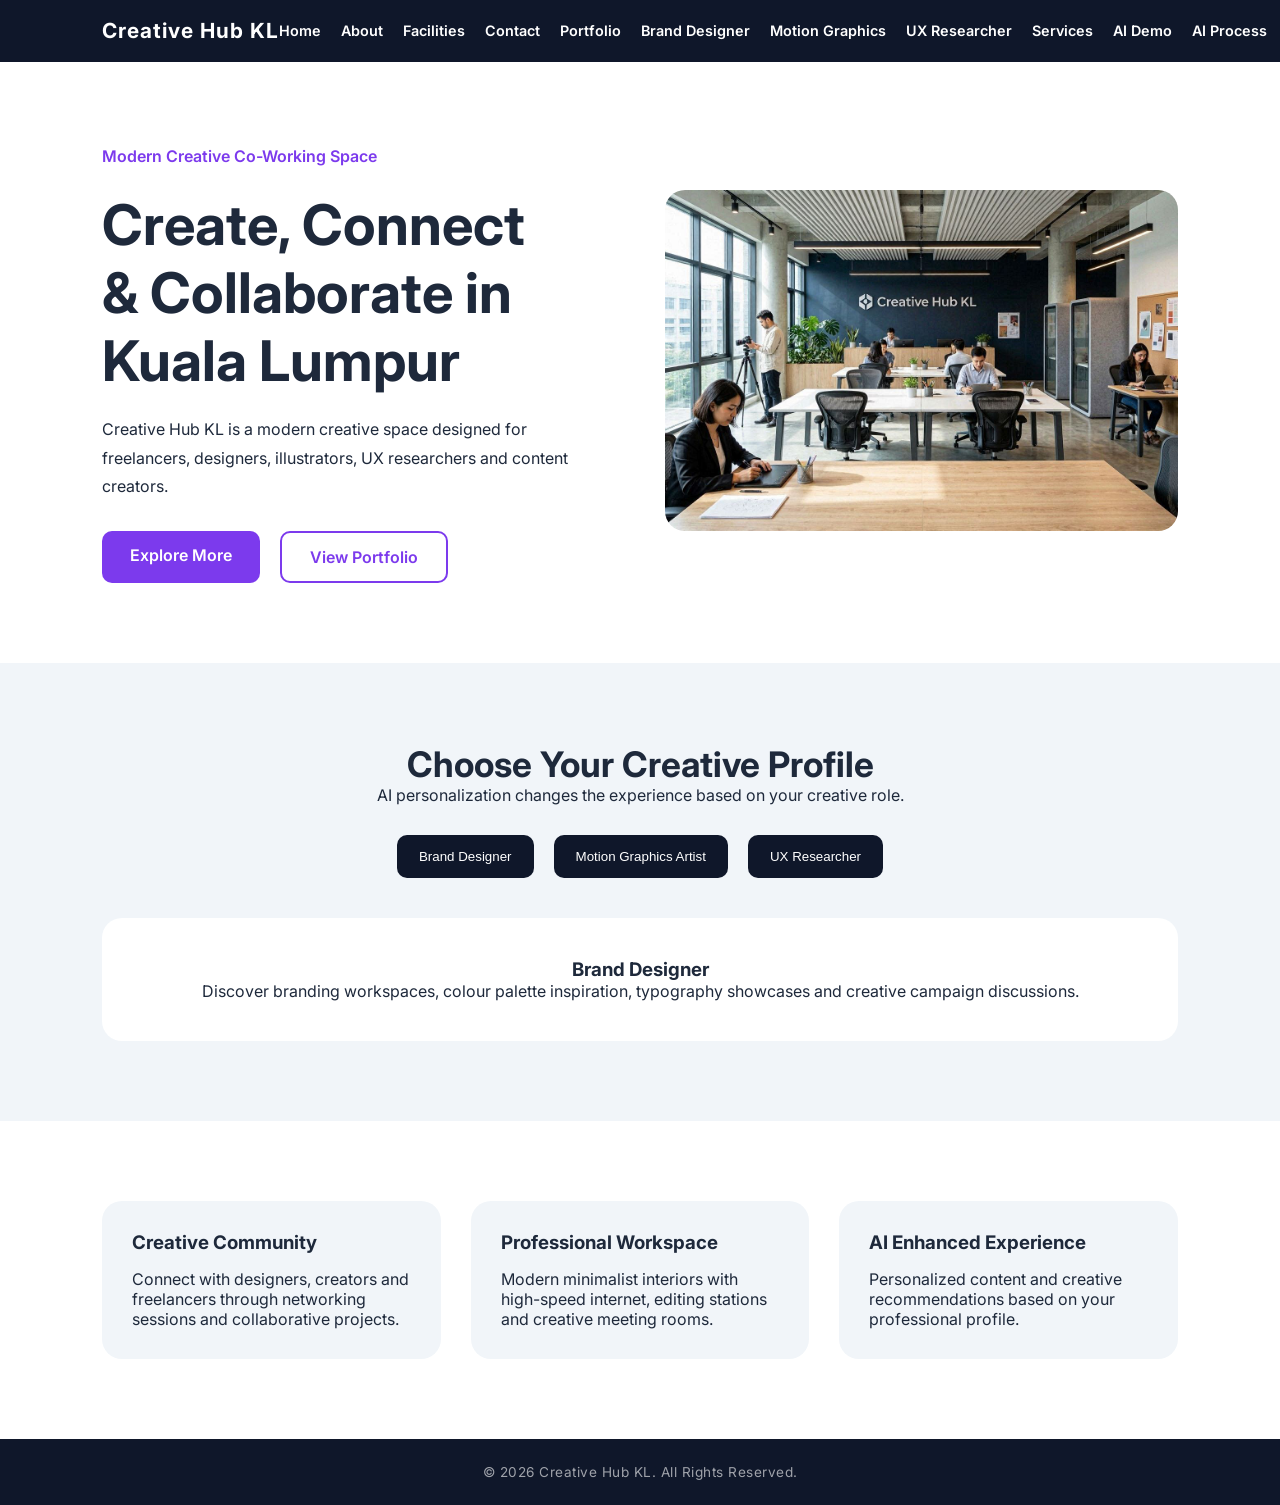
<file: index.html>
<!DOCTYPE html>
<html lang="en">
<head>
  <meta charset="UTF-8" />
  <meta name="viewport" content="width=device-width, initial-scale=1.0"/>
  <title>Creative Hub KL</title>

  <link rel="stylesheet" href="style.css">

  <link rel="preconnect" href="https://fonts.googleapis.com">
  <link href="https://fonts.googleapis.com/css2?family=Inter:wght@300;400;500;600;700&display=swap" rel="stylesheet">
</head>

<body>

<header class="ch-header">
  <nav class="ch-navbar">
    <h1 class="ch-logo">Creative Hub KL</h1>

    <ul class="ch-nav-links">
      <li><a href="index.html">Home</a></li>
      <li><a href="about.html">About</a></li>
      <li><a href="facilities.html">Facilities</a></li>
      <li><a href="contact.html">Contact</a></li>
      <li><a href="portfolio.html">Portfolio</a></li>
      <li><a href="brand-designer.html">Brand Designer</a></li>
      <li><a href="motion-graphics.html">Motion Graphics</a></li>
      <li><a href="ux-researcher.html">UX Researcher</a></li>
      <li><a href="services.html">Services</a></li>
      <li><a href="ai-personalization.html">AI Demo</a></li>
      <li><a href="ai-asset-process.html">AI Process</a></li>
      <li><a href="accessibility-ethics.html">Accessibility</a></li>
    </ul>
  </nav>
</header>

<section class="hero">
  <div class="hero-text">
    <p class="small-text">Modern Creative Co-Working Space</p>

    <h1>
      Create, Connect <br>
      & Collaborate in Kuala Lumpur
    </h1>

    <p>
      Creative Hub KL is a modern creative space designed for freelancers,
      designers, illustrators, UX researchers and content creators.
    </p>

    <div class="hero-buttons">
      <a href="about.html" class="primary-btn">Explore More</a>
      <a href="portfolio.html" class="secondary-btn">View Portfolio</a>
    </div>
  </div>

  <div class="hero-image">
    <img src="img/hero.jpg" alt="Creative workspace">
  </div>
</section>

<section class="profiles">
  <div class="section-title">
    <h2>Choose Your Creative Profile</h2>
    <p>AI personalization changes the experience based on your creative role.</p>
  </div>

  <div class="profile-buttons">
    <button onclick="changeProfile('brand')">Brand Designer</button>
    <button onclick="changeProfile('motion')">Motion Graphics Artist</button>
    <button onclick="changeProfile('ux')">UX Researcher</button>
  </div>

  <div class="profile-display" id="profileDisplay">
    <h3>Brand Designer</h3>
    <p>
      Discover branding workspaces, colour palette inspiration,
      typography showcases and creative campaign discussions.
    </p>
  </div>
</section>

<section class="features">
  <div class="feature-card">
    <h3>Creative Community</h3>
    <p>
      Connect with designers, creators and freelancers through networking
      sessions and collaborative projects.
    </p>
  </div>

  <div class="feature-card">
    <h3>Professional Workspace</h3>
    <p>
      Modern minimalist interiors with high-speed internet, editing stations
      and creative meeting rooms.
    </p>
  </div>

  <div class="feature-card">
    <h3>AI Enhanced Experience</h3>
    <p>
      Personalized content and creative recommendations based on your
      professional profile.
    </p>
  </div>
</section>

<footer>
  <p>© 2026 Creative Hub KL. All Rights Reserved.</p>
</footer>

<script src="personalize.js"></script>

</body>
</html>
</file>
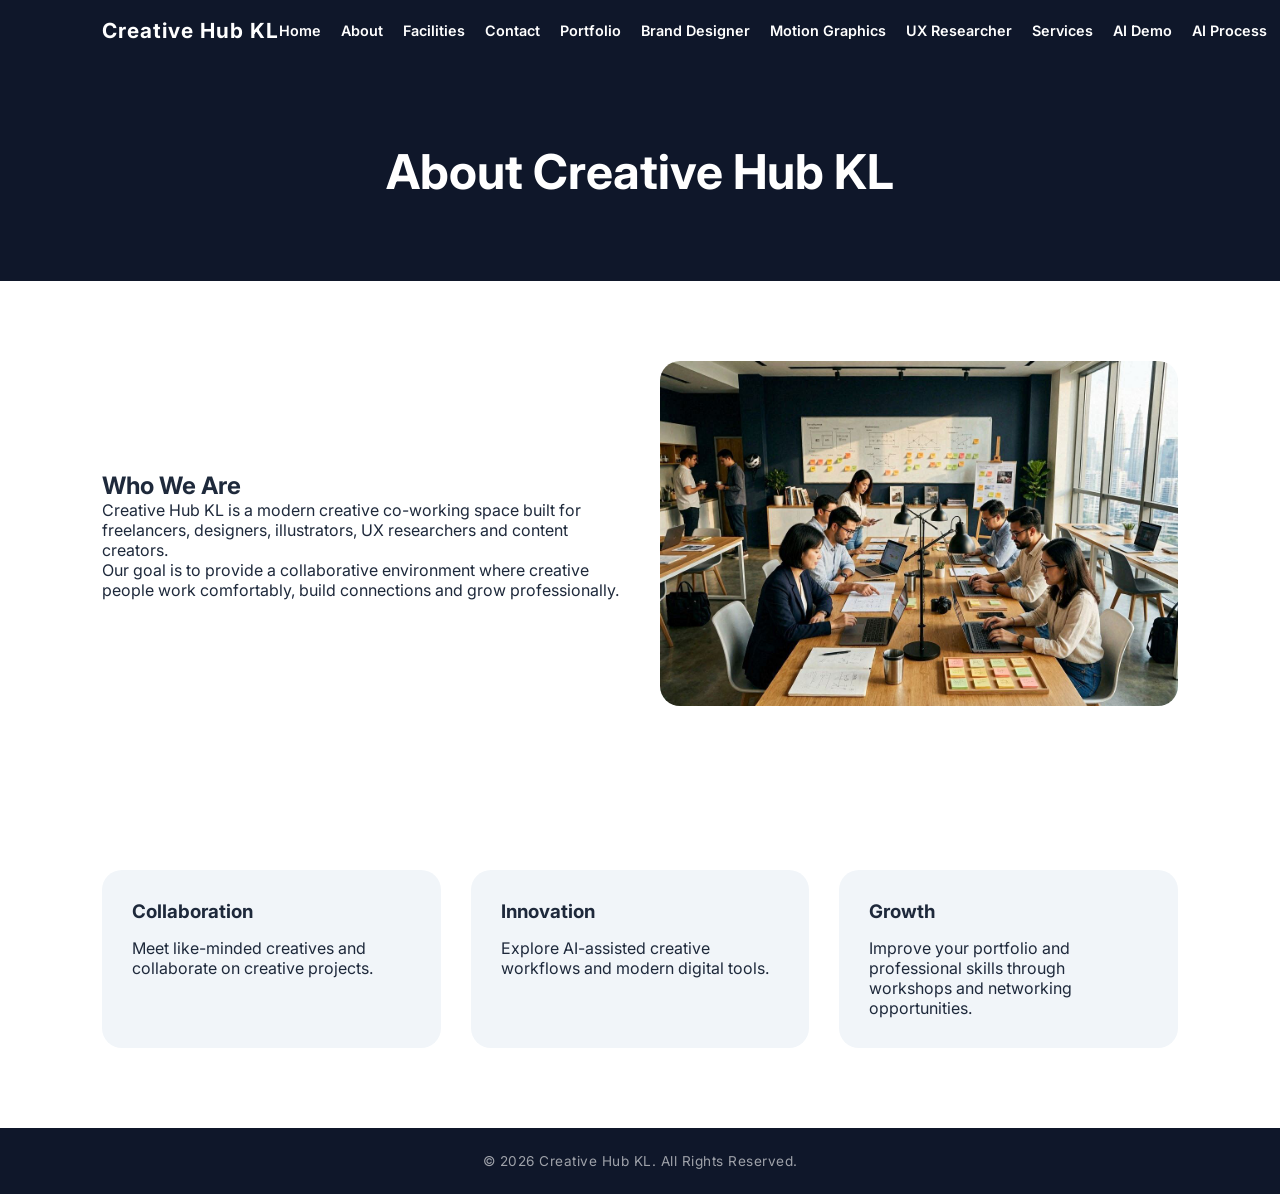
<file: about.html>
<!DOCTYPE html>
<html lang="en">
<head>
  <meta charset="UTF-8">
  <meta name="viewport" content="width=device-width, initial-scale=1.0">
  <title>About | Creative Hub KL</title>

  <link rel="stylesheet" href="style.css">

  <link rel="preconnect" href="https://fonts.googleapis.com">
  <link href="https://fonts.googleapis.com/css2?family=Inter:wght@300;400;500;600;700&display=swap" rel="stylesheet">
</head>

<body>

<header class="ch-header">
  <nav class="ch-navbar">
    <h1 class="ch-logo">Creative Hub KL</h1>

    <ul class="ch-nav-links">
      <li><a href="index.html">Home</a></li>
      <li><a href="about.html">About</a></li>
      <li><a href="facilities.html">Facilities</a></li>
      <li><a href="contact.html">Contact</a></li>
      <li><a href="portfolio.html">Portfolio</a></li>
      <li><a href="brand-designer.html">Brand Designer</a></li>
      <li><a href="motion-graphics.html">Motion Graphics</a></li>
      <li><a href="ux-researcher.html">UX Researcher</a></li>
      <li><a href="services.html">Services</a></li>
      <li><a href="ai-personalization.html">AI Demo</a></li>
      <li><a href="ai-asset-process.html">AI Process</a></li>
      <li><a href="accessibility-ethics.html">Accessibility</a></li>
    </ul>
  </nav>
</header>

<section class="page-banner">
  <h1>About Creative Hub KL</h1>
</section>

<section class="content-section">
  <div class="about-grid">
    <div>
      <h2>Who We Are</h2>

      <p>
        Creative Hub KL is a modern creative co-working space built for
        freelancers, designers, illustrators, UX researchers and content creators.
      </p>

      <p>
        Our goal is to provide a collaborative environment where creative people
        work comfortably, build connections and grow professionally.
      </p>
    </div>

    <div>
      <img src="img/about.jpg" alt="Creative Hub KL interior">
    </div>
  </div>
</section>

<section class="features">
  <div class="feature-card">
    <h3>Collaboration</h3>
    <p>
      Meet like-minded creatives and collaborate on creative projects.
    </p>
  </div>

  <div class="feature-card">
    <h3>Innovation</h3>
    <p>
      Explore AI-assisted creative workflows and modern digital tools.
    </p>
  </div>

  <div class="feature-card">
    <h3>Growth</h3>
    <p>
      Improve your portfolio and professional skills through workshops
      and networking opportunities.
    </p>
  </div>
</section>

<footer>
  <p>© 2026 Creative Hub KL. All Rights Reserved.</p>
</footer>

</body>
</html>
</file>
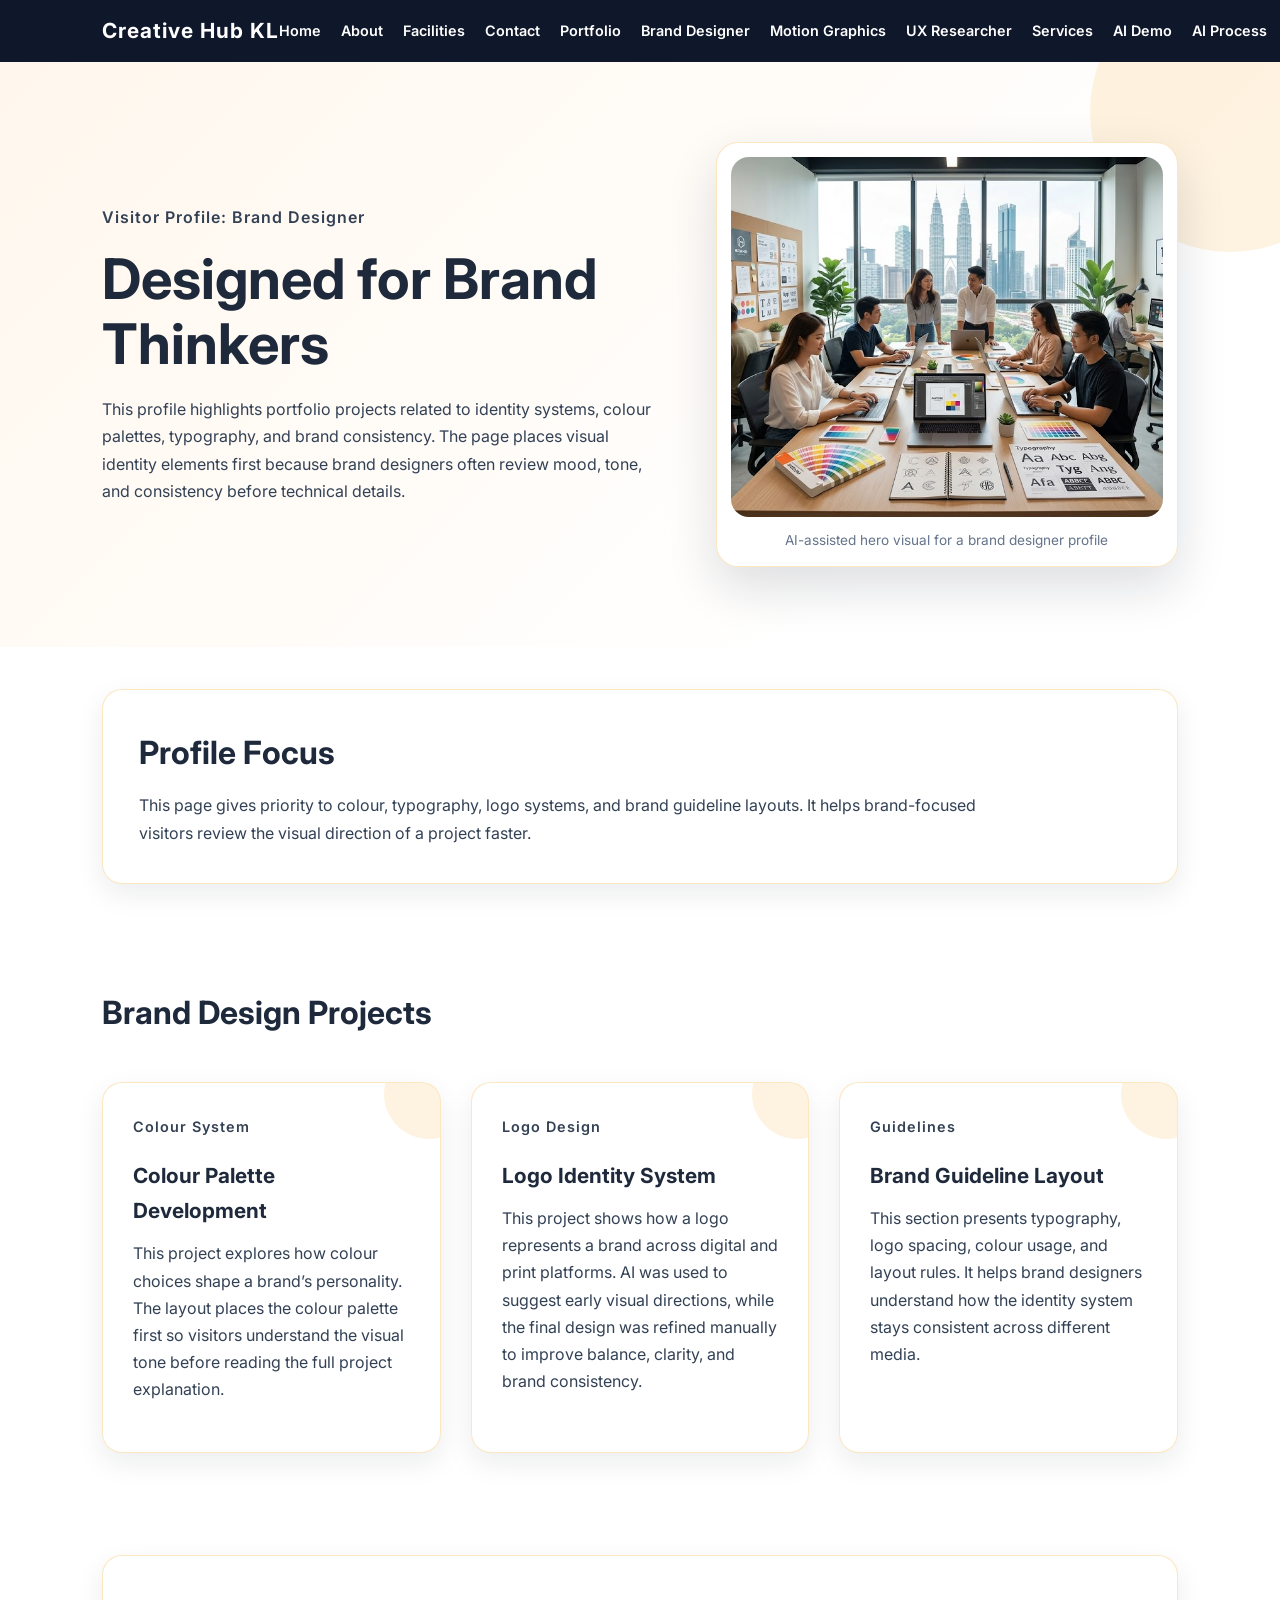
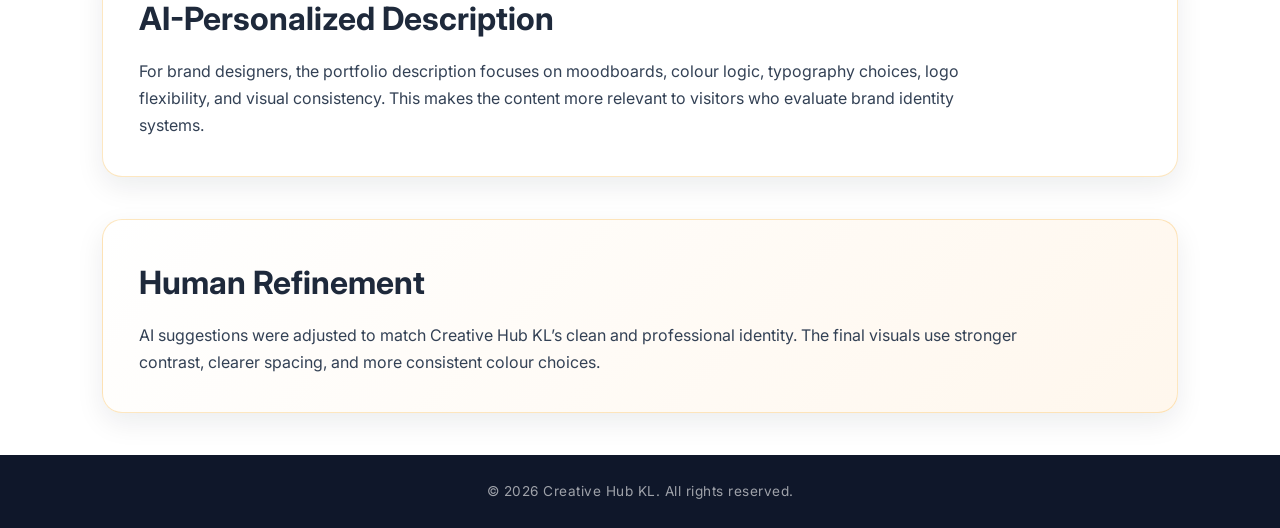
<file: brand-designer.html>
<!DOCTYPE html>
<html lang="en">
<head>
  <meta charset="UTF-8">
  <meta name="viewport" content="width=device-width, initial-scale=1.0">
  <title>Brand Designer Profile | Creative Hub KL</title>
  <link rel="stylesheet" href="style.css">

  <link rel="preconnect" href="https://fonts.googleapis.com">
  <link href="https://fonts.googleapis.com/css2?family=Inter:wght@300;400;500;600;700&display=swap" rel="stylesheet">
</head>

<body class="s2-page s2-brand-theme">

<header class="ch-header">
  <nav class="ch-navbar">
    <h1 class="ch-logo">Creative Hub KL</h1>

    <ul class="ch-nav-links">
      <li><a href="index.html">Home</a></li>
      <li><a href="about.html">About</a></li>
      <li><a href="facilities.html">Facilities</a></li>
      <li><a href="contact.html">Contact</a></li>
      <li><a href="portfolio.html">Portfolio</a></li>
      <li><a href="brand-designer.html">Brand Designer</a></li>
      <li><a href="motion-graphics.html">Motion Graphics</a></li>
      <li><a href="ux-researcher.html">UX Researcher</a></li>
      <li><a href="services.html">Services</a></li>
      <li><a href="ai-personalization.html">AI Demo</a></li>
      <li><a href="ai-asset-process.html">AI Process</a></li>
      <li><a href="accessibility-ethics.html">Accessibility</a></li>
    </ul>
  </nav>
</header>

<main>
  <section class="s2-hero">
    <div class="s2-hero-text">
      <p class="s2-label">Visitor Profile: Brand Designer</p>
      <h2>Designed for Brand Thinkers</h2>
      <p>
        This profile highlights portfolio projects related to identity systems, colour palettes, typography, and brand consistency. The page places visual identity elements first because brand designers often review mood, tone, and consistency before technical details.
      </p>
    </div>

    <figure class="s2-hero-image">
      <img src="img/hero-brand.jfif" alt="Brand design workspace with colour palettes and logo sketches">
      <figcaption>AI-assisted hero visual for a brand designer profile</figcaption>
    </figure>
  </section>

  <section class="s2-profile-summary">
    <h2>Profile Focus</h2>
    <p>
      This page gives priority to colour, typography, logo systems, and brand guideline layouts. It helps brand-focused visitors review the visual direction of a project faster.
    </p>
  </section>

  <section class="s2-project-grid" aria-labelledby="brand-projects">
    <h2 id="brand-projects">Brand Design Projects</h2>

    <article class="s2-project-card">
      <p class="s2-label">Colour System</p>
      <h3>Colour Palette Development</h3>
      <p>
        This project explores how colour choices shape a brand’s personality. The layout places the colour palette first so visitors understand the visual tone before reading the full project explanation.
      </p>
    </article>

    <article class="s2-project-card">
      <p class="s2-label">Logo Design</p>
      <h3>Logo Identity System</h3>
      <p>
        This project shows how a logo represents a brand across digital and print platforms. AI was used to suggest early visual directions, while the final design was refined manually to improve balance, clarity, and brand consistency.
      </p>
    </article>

    <article class="s2-project-card">
      <p class="s2-label">Guidelines</p>
      <h3>Brand Guideline Layout</h3>
      <p>
        This section presents typography, logo spacing, colour usage, and layout rules. It helps brand designers understand how the identity system stays consistent across different media.
      </p>
    </article>
  </section>

  <section class="s2-detail-section">
    <h2>AI-Personalized Description</h2>
    <p>
      For brand designers, the portfolio description focuses on moodboards, colour logic, typography choices, logo flexibility, and visual consistency. This makes the content more relevant to visitors who evaluate brand identity systems.
    </p>
  </section>

  <aside class="s2-note-box">
    <h2>Human Refinement</h2>
    <p>
      AI suggestions were adjusted to match Creative Hub KL’s clean and professional identity. The final visuals use stronger contrast, clearer spacing, and more consistent colour choices.
    </p>
  </aside>
</main>

<footer>
  <p>&copy; 2026 Creative Hub KL. All rights reserved.</p>
</footer>

</body>
</html>
</file>
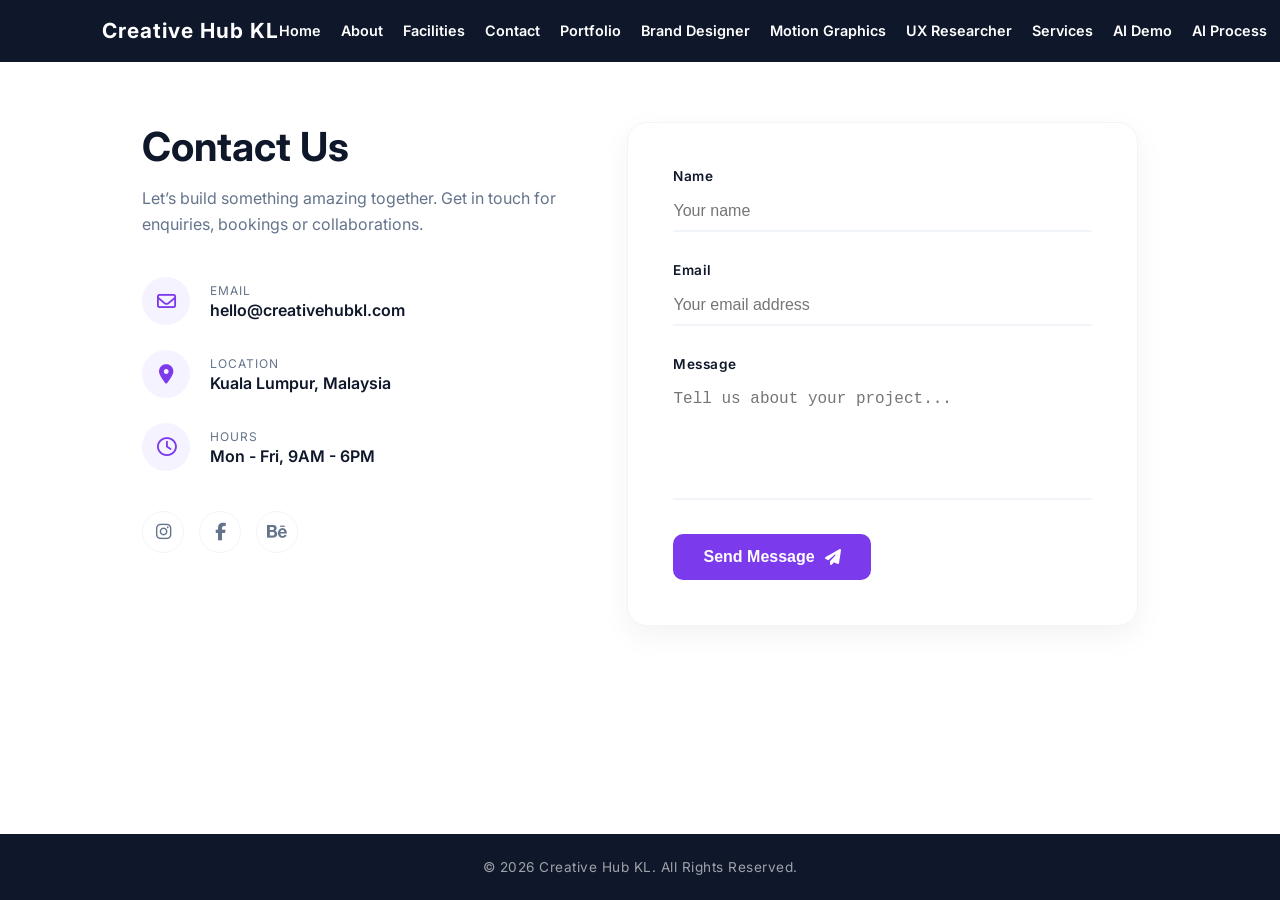
<file: contact.html>
<!DOCTYPE html>
<html lang="en">
<head>
  <meta charset="UTF-8">
  <meta name="viewport" content="width=device-width, initial-scale=1.0">
  <title>Contact | Creative Hub KL</title>
  <link rel="stylesheet" href="style.css">
  
  <link rel="preconnect" href="https://fonts.googleapis.com">
  <link href="https://fonts.googleapis.com/css2?family=Inter:wght@300;400;500;600;700&display=swap" rel="stylesheet">
  
  <link rel="stylesheet" href="https://cdnjs.cloudflare.com/ajax/libs/font-awesome/6.4.0/css/all.min.css">
</head>

<body>

<header class="ch-header">
  <nav class="ch-navbar">
    <h1 class="ch-logo">Creative Hub KL</h1>

    <ul class="ch-nav-links">
      <li><a href="index.html">Home</a></li>
      <li><a href="about.html">About</a></li>
      <li><a href="facilities.html">Facilities</a></li>
      <li><a href="contact.html">Contact</a></li>
      <li><a href="portfolio.html">Portfolio</a></li>
      <li><a href="brand-designer.html">Brand Designer</a></li>
      <li><a href="motion-graphics.html">Motion Graphics</a></li>
      <li><a href="ux-researcher.html">UX Researcher</a></li>
      <li><a href="services.html">Services</a></li>
      <li><a href="ai-personalization.html">AI Demo</a></li>
      <li><a href="ai-asset-process.html">AI Process</a></li>
      <li><a href="accessibility-ethics.html">Accessibility</a></li>
    </ul>
  </nav>
</header>

<section class="contact-container">
  <div class="contact-info">
    <h2>Contact Us</h2>
    <p class="subtitle">Let’s build something amazing together. Get in touch for enquiries, bookings or collaborations.</p>

    <div class="info-box">
      <div class="info-item">
        <i class="fa-regular fa-envelope"></i>
        <div>
          <span>Email</span>
          <p>hello@creativehubkl.com</p>
        </div>
      </div>

      <div class="info-item">
        <i class="fa-solid fa-location-dot"></i>
        <div>
          <span>Location</span>
          <p>Kuala Lumpur, Malaysia</p>
        </div>
      </div>

      <div class="info-item">
        <i class="fa-regular fa-clock"></i>
        <div>
          <span>Hours</span>
          <p>Mon - Fri, 9AM - 6PM</p>
        </div>
      </div>
    </div>

    <div class="social-links">
      <a href="#" target="_blank" aria-label="Instagram"><i class="fa-brands fa-instagram"></i></a>
      <a href="#" target="_blank" aria-label="Facebook"><i class="fa-brands fa-facebook-f"></i></a>
      <a href="#" target="_blank" aria-label="Behance"><i class="fa-brands fa-behance"></i></a>
    </div>
  </div>

  <div class="contact-form-container">
    <form class="contact-form">
      <div class="form-group">
        <label for="name">Name</label>
        <input type="text" id="name" placeholder="Your name">
      </div>
      
      <div class="form-group">
        <label for="email">Email</label>
        <input type="email" id="email" placeholder="Your email address">
      </div>
      
      <div class="form-group">
        <label for="message">Message</label>
        <textarea id="message" placeholder="Tell us about your project..."></textarea>
      </div>
      
      <button type="submit">Send Message <i class="fa-solid fa-paper-plane"></i></button>
    </form>
  </div>
</section>

<footer>
  <p>© 2026 Creative Hub KL. All Rights Reserved.</p>
</footer>

<script>
  const form = document.querySelector('.contact-form');

  form.addEventListener('submit', function(event) {
    event.preventDefault();

    const name = document.getElementById('name').value;
    const email = document.getElementById('email').value;
    const message = document.getElementById('message').value;

    if (!name || !email || !message) {
      alert('Please fill in all fields.');
      return;
    }

    alert(`Thank you, ${name}. Your message has been saved successfully.`);
    form.reset();
  });
</script>

</body>
</html>
</file>
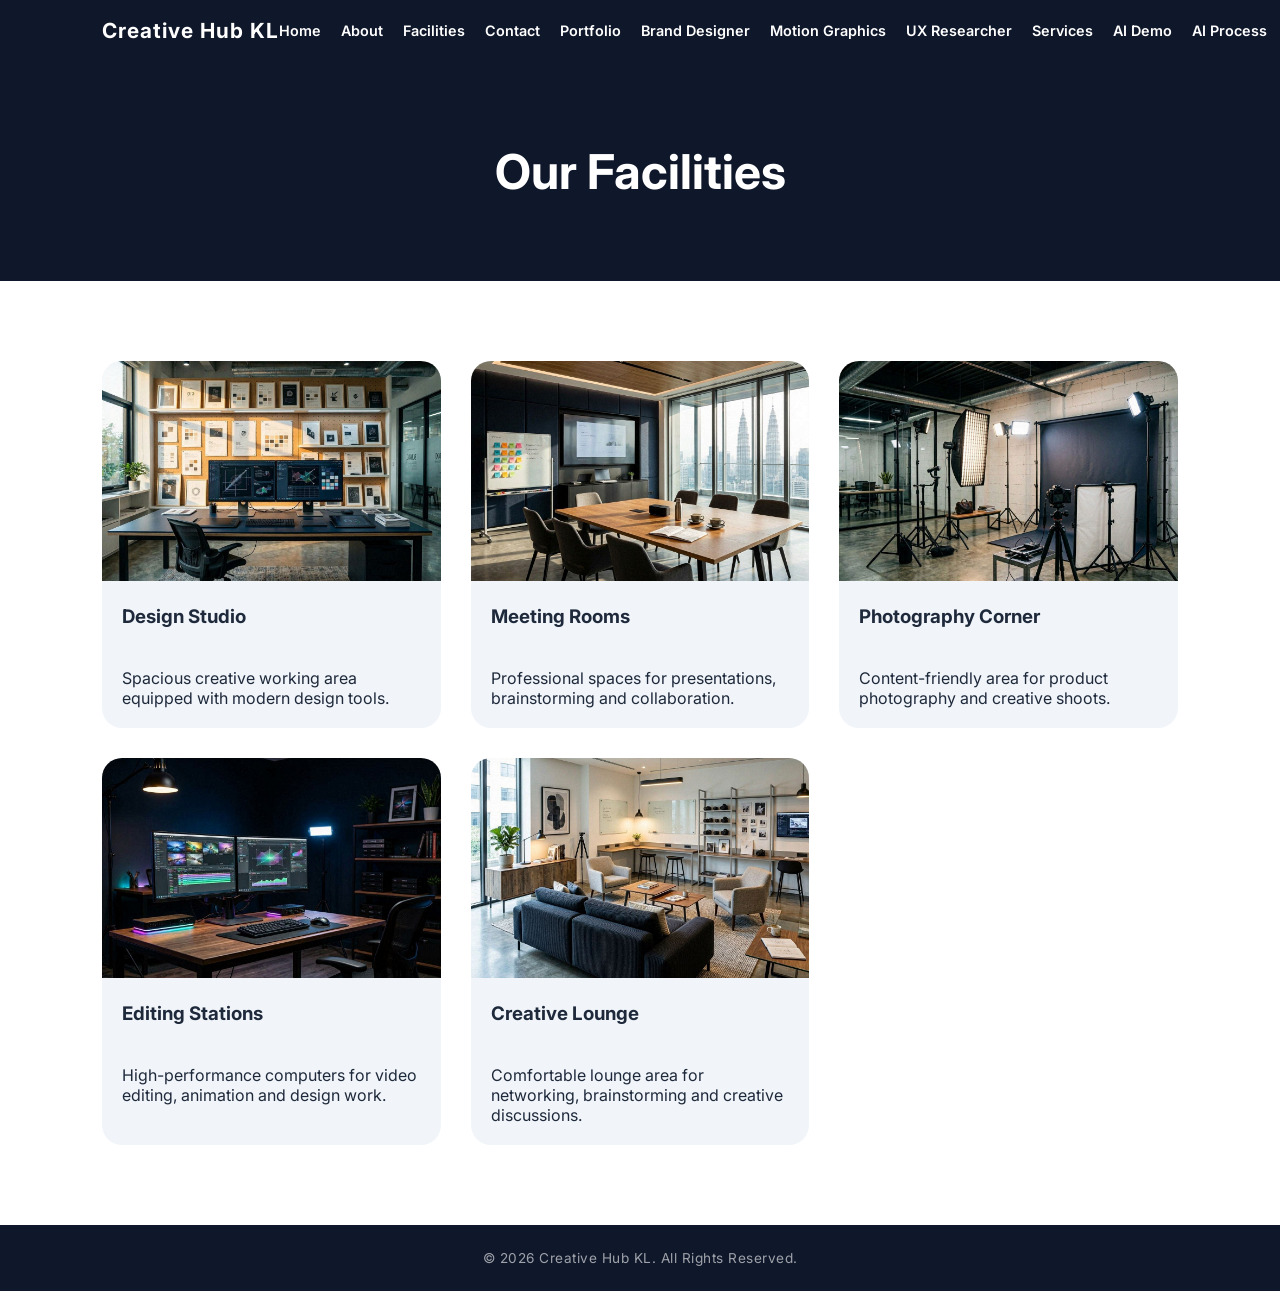
<file: facilities.html>
<!DOCTYPE html>
<html lang="en">
<head>
  <meta charset="UTF-8">
  <meta name="viewport" content="width=device-width, initial-scale=1.0">

  <title>Facilities | Creative Hub KL</title>

  <link rel="stylesheet" href="style.css">

  <link rel="preconnect" href="https://fonts.googleapis.com">
  <link href="https://fonts.googleapis.com/css2?family=Inter:wght@300;400;500;600;700&display=swap" rel="stylesheet">
</head>

<body>

<header class="ch-header">
  <nav class="ch-navbar">
    <h1 class="ch-logo">Creative Hub KL</h1>

    <ul class="ch-nav-links">
      <li><a href="index.html">Home</a></li>
      <li><a href="about.html">About</a></li>
      <li><a href="facilities.html">Facilities</a></li>
      <li><a href="contact.html">Contact</a></li>
      <li><a href="portfolio.html">Portfolio</a></li>
      <li><a href="brand-designer.html">Brand Designer</a></li>
      <li><a href="motion-graphics.html">Motion Graphics</a></li>
      <li><a href="ux-researcher.html">UX Researcher</a></li>
      <li><a href="services.html">Services</a></li>
      <li><a href="ai-personalization.html">AI Demo</a></li>
      <li><a href="ai-asset-process.html">AI Process</a></li>
      <li><a href="accessibility-ethics.html">Accessibility</a></li>
    </ul>
  </nav>
</header>

<section class="page-banner">
  <h1>Our Facilities</h1>
</section>

<section class="facility-container">
  <div class="facility-card">
    <img src="img/design-studio.jpg" alt="Design studio">
    <h3>Design Studio</h3>
    <p>
      Spacious creative working area equipped with modern design tools.
    </p>
  </div>

  <div class="facility-card">
    <img src="img/meeting-room.jpg" alt="Meeting room">
    <h3>Meeting Rooms</h3>
    <p>
      Professional spaces for presentations, brainstorming and collaboration.
    </p>
  </div>

  <div class="facility-card">
    <img src="img/photography-corner.jpg" alt="Photography corner">
    <h3>Photography Corner</h3>
    <p>
      Content-friendly area for product photography and creative shoots.
    </p>
  </div>

  <div class="facility-card">
    <img src="img/editing-stations.jpg" alt="Editing station">
    <h3>Editing Stations</h3>
    <p>
      High-performance computers for video editing, animation and design work.
    </p>
  </div>

  <div class="facility-card">
    <img src="img/creative-lounge.jpg" alt="Creative lounge">
    <h3>Creative Lounge</h3>
    <p>
      Comfortable lounge area for networking, brainstorming and creative discussions.
    </p>
  </div>
</section>

<footer>
  <p>© 2026 Creative Hub KL. All Rights Reserved.</p>
</footer>

</body>
</html>
</file>
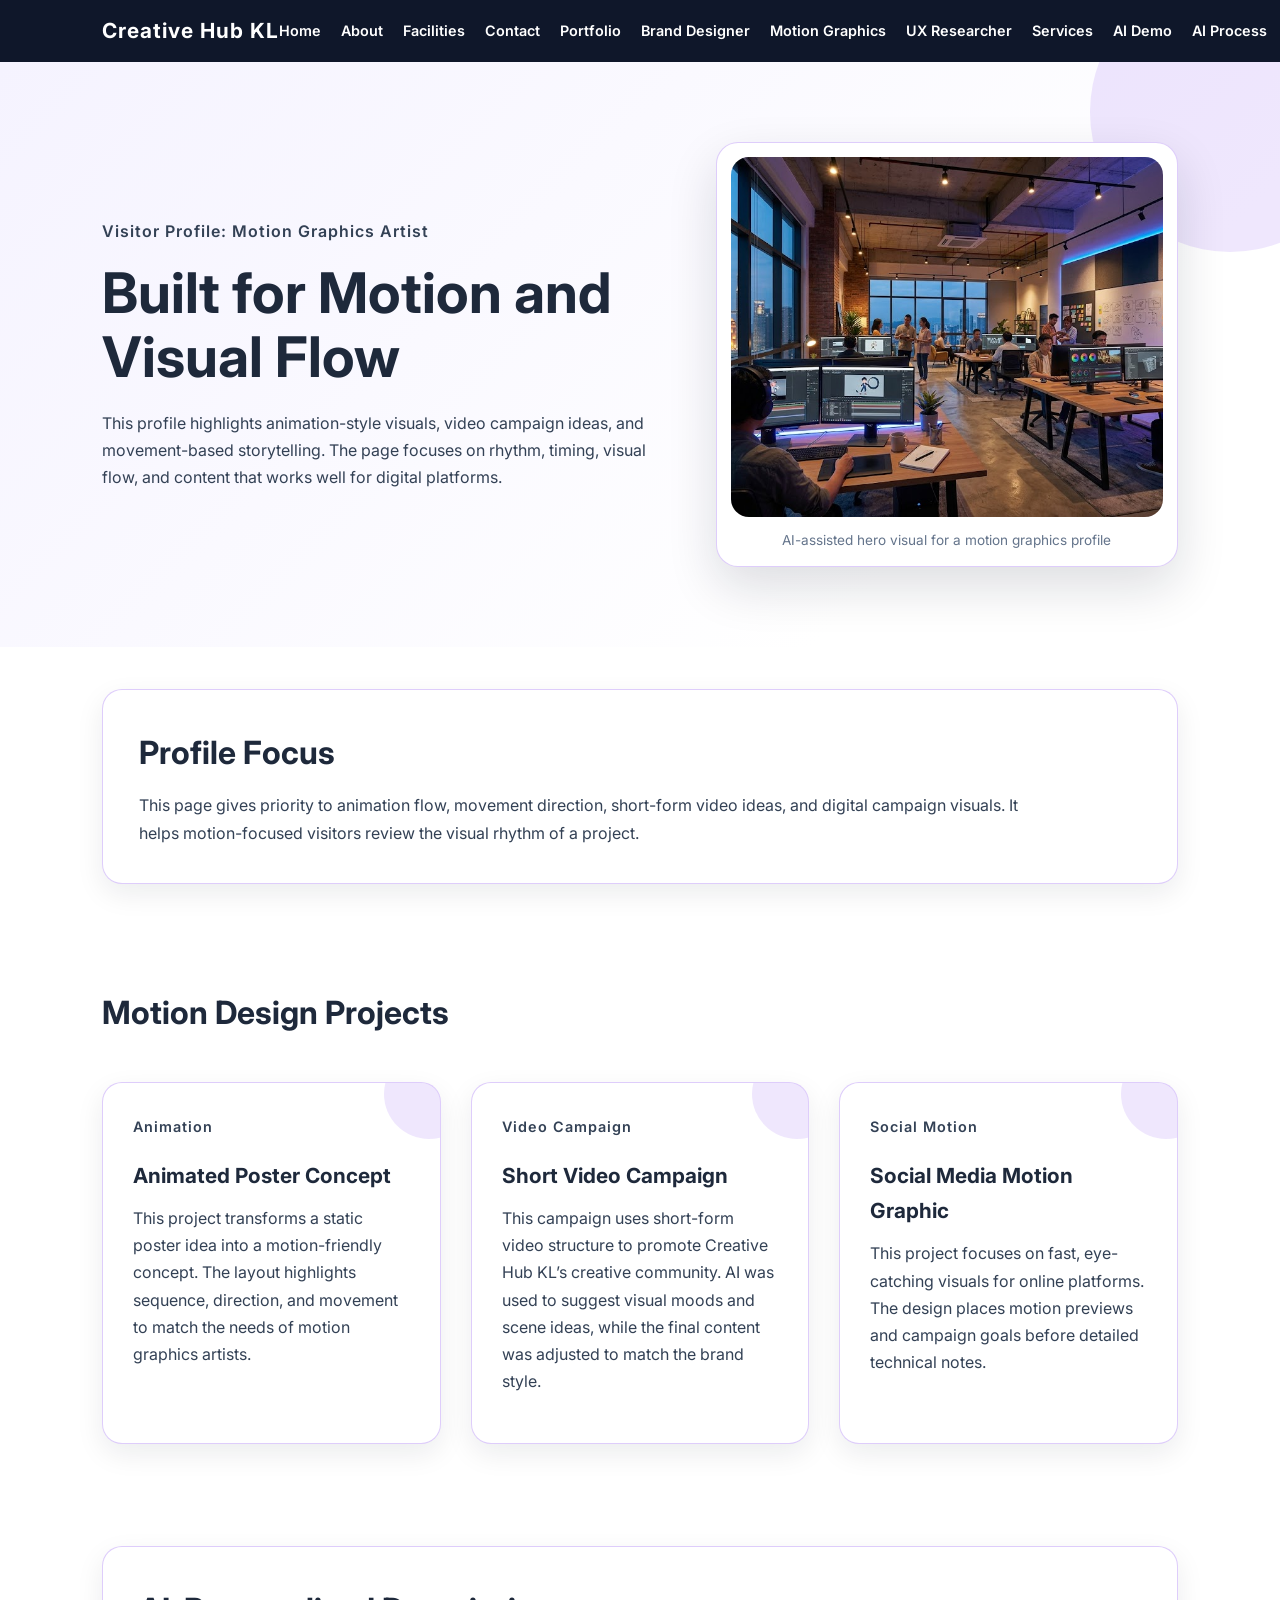
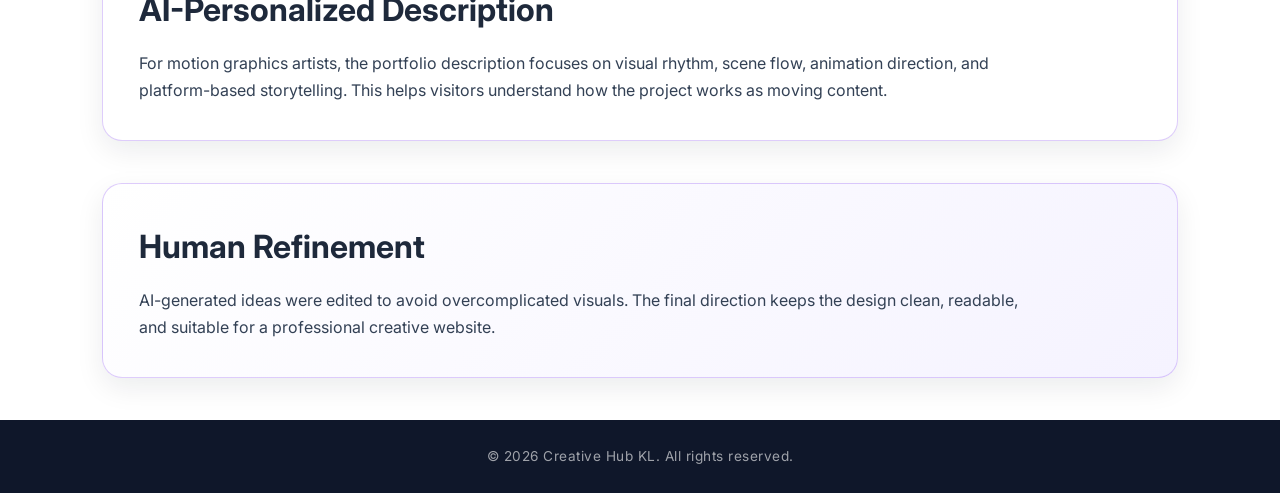
<file: motion-graphics.html>
<!DOCTYPE html>
<html lang="en">
<head>
  <meta charset="UTF-8">
  <meta name="viewport" content="width=device-width, initial-scale=1.0">
  <title>Motion Graphics Artist Profile | Creative Hub KL</title>
  <link rel="stylesheet" href="style.css">

  <link rel="preconnect" href="https://fonts.googleapis.com">
  <link href="https://fonts.googleapis.com/css2?family=Inter:wght@300;400;500;600;700&display=swap" rel="stylesheet">
</head>

<body class="s2-page s2-motion-theme">

<header class="ch-header">
  <nav class="ch-navbar">
    <h1 class="ch-logo">Creative Hub KL</h1>

    <ul class="ch-nav-links">
      <li><a href="index.html">Home</a></li>
      <li><a href="about.html">About</a></li>
      <li><a href="facilities.html">Facilities</a></li>
      <li><a href="contact.html">Contact</a></li>
      <li><a href="portfolio.html">Portfolio</a></li>
      <li><a href="brand-designer.html">Brand Designer</a></li>
      <li><a href="motion-graphics.html">Motion Graphics</a></li>
      <li><a href="ux-researcher.html">UX Researcher</a></li>
      <li><a href="services.html">Services</a></li>
      <li><a href="ai-personalization.html">AI Demo</a></li>
      <li><a href="ai-asset-process.html">AI Process</a></li>
      <li><a href="accessibility-ethics.html">Accessibility</a></li>
    </ul>
  </nav>
</header>

<main>
  <section class="s2-hero">
    <div class="s2-hero-text">
      <p class="s2-label">Visitor Profile: Motion Graphics Artist</p>
      <h2>Built for Motion and Visual Flow</h2>
      <p>
        This profile highlights animation-style visuals, video campaign ideas, and movement-based storytelling. The page focuses on rhythm, timing, visual flow, and content that works well for digital platforms.
      </p>
    </div>

    <figure class="s2-hero-image">
      <img src="img/hero-motion.jfif" alt="Motion graphics workspace with animation frames and digital screens">
      <figcaption>AI-assisted hero visual for a motion graphics profile</figcaption>
    </figure>
  </section>

  <section class="s2-profile-summary">
    <h2>Profile Focus</h2>
    <p>
      This page gives priority to animation flow, movement direction, short-form video ideas, and digital campaign visuals. It helps motion-focused visitors review the visual rhythm of a project.
    </p>
  </section>

  <section class="s2-project-grid" aria-labelledby="motion-projects">
    <h2 id="motion-projects">Motion Design Projects</h2>

    <article class="s2-project-card">
      <p class="s2-label">Animation</p>
      <h3>Animated Poster Concept</h3>
      <p>
        This project transforms a static poster idea into a motion-friendly concept. The layout highlights sequence, direction, and movement to match the needs of motion graphics artists.
      </p>
    </article>

    <article class="s2-project-card">
      <p class="s2-label">Video Campaign</p>
      <h3>Short Video Campaign</h3>
      <p>
        This campaign uses short-form video structure to promote Creative Hub KL’s creative community. AI was used to suggest visual moods and scene ideas, while the final content was adjusted to match the brand style.
      </p>
    </article>

    <article class="s2-project-card">
      <p class="s2-label">Social Motion</p>
      <h3>Social Media Motion Graphic</h3>
      <p>
        This project focuses on fast, eye-catching visuals for online platforms. The design places motion previews and campaign goals before detailed technical notes.
      </p>
    </article>
  </section>

  <section class="s2-detail-section">
    <h2>AI-Personalized Description</h2>
    <p>
      For motion graphics artists, the portfolio description focuses on visual rhythm, scene flow, animation direction, and platform-based storytelling. This helps visitors understand how the project works as moving content.
    </p>
  </section>

  <aside class="s2-note-box">
    <h2>Human Refinement</h2>
    <p>
      AI-generated ideas were edited to avoid overcomplicated visuals. The final direction keeps the design clean, readable, and suitable for a professional creative website.
    </p>
  </aside>
</main>

<footer>
  <p>&copy; 2026 Creative Hub KL. All rights reserved.</p>
</footer>

</body>
</html>
</file>
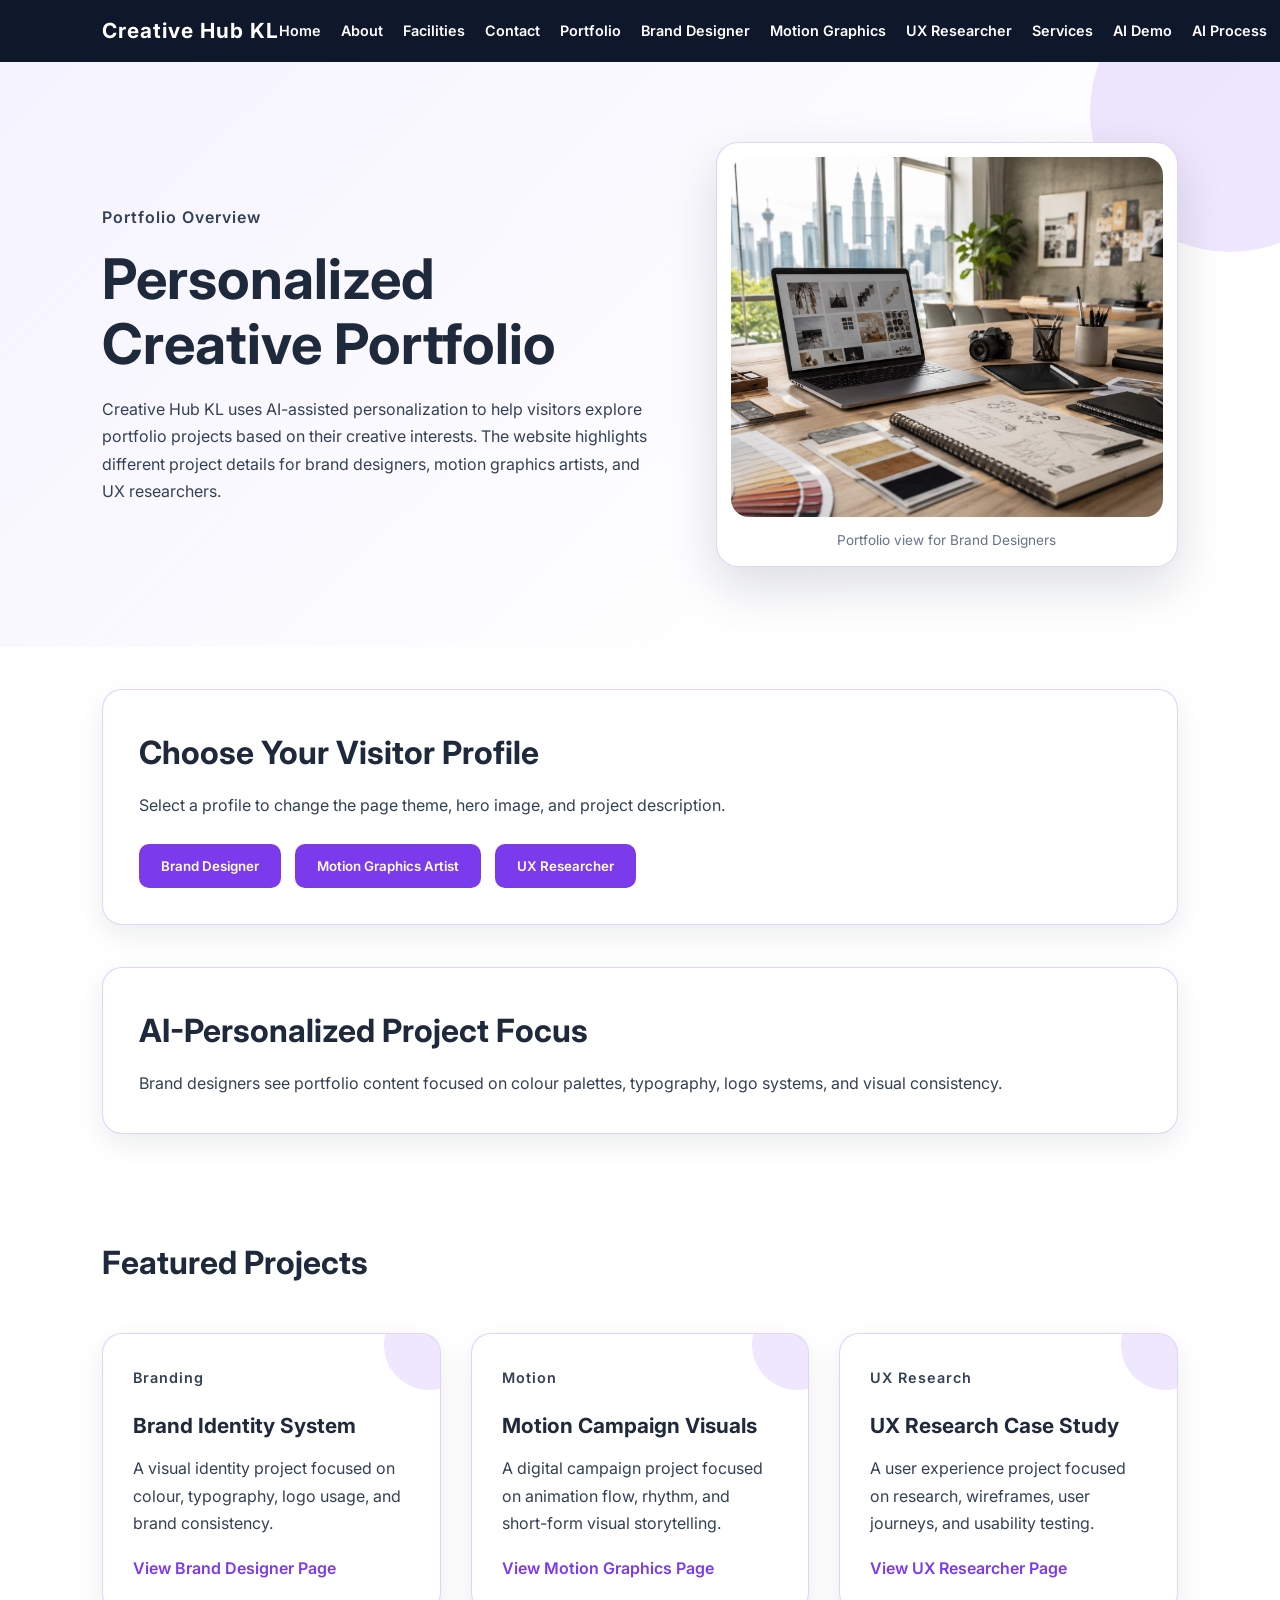
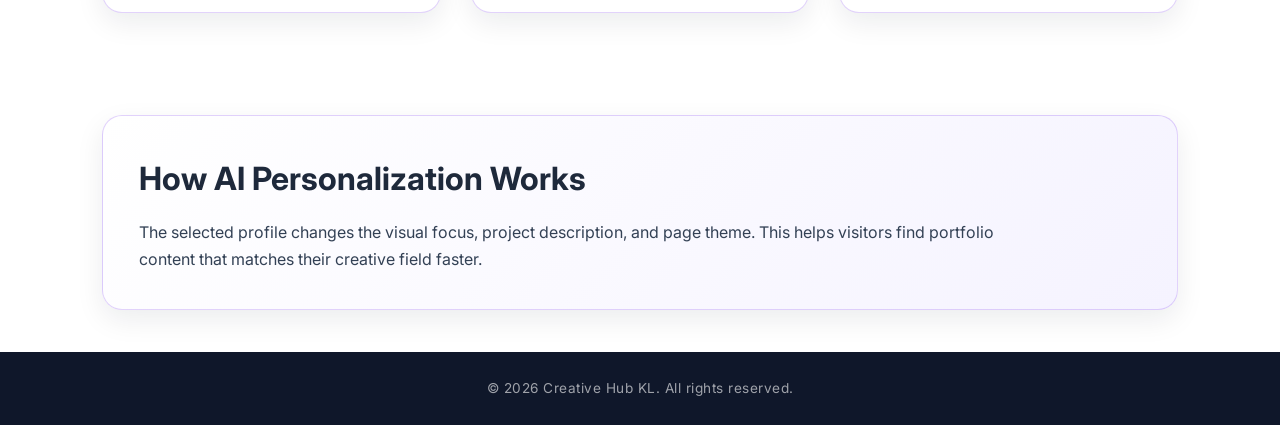
<file: portfolio.html>
<!DOCTYPE html>
<html lang="en">
<head>
  <meta charset="UTF-8">
  <meta name="viewport" content="width=device-width, initial-scale=1.0">
  <title>Portfolio Overview | Creative Hub KL</title>
  <link rel="stylesheet" href="style.css">

  <link rel="preconnect" href="https://fonts.googleapis.com">
  <link href="https://fonts.googleapis.com/css2?family=Inter:wght@300;400;500;600;700&display=swap" rel="stylesheet">
</head>

<body class="s2-page">

<header class="ch-header">
  <nav class="ch-navbar">
    <h1 class="ch-logo">Creative Hub KL</h1>

    <ul class="ch-nav-links">
      <li><a href="index.html">Home</a></li>
      <li><a href="about.html">About</a></li>
      <li><a href="facilities.html">Facilities</a></li>
      <li><a href="contact.html">Contact</a></li>
      <li><a href="portfolio.html">Portfolio</a></li>
      <li><a href="brand-designer.html">Brand Designer</a></li>
      <li><a href="motion-graphics.html">Motion Graphics</a></li>
      <li><a href="ux-researcher.html">UX Researcher</a></li>
      <li><a href="services.html">Services</a></li>
      <li><a href="ai-personalization.html">AI Demo</a></li>
      <li><a href="ai-asset-process.html">AI Process</a></li>
      <li><a href="accessibility-ethics.html">Accessibility</a></li>
    </ul>
  </nav>
</header>

<main>
  <section class="s2-hero">
    <div class="s2-hero-text">
      <p class="s2-label">Portfolio Overview</p>
      <h2>Personalized Creative Portfolio</h2>
      <p>
        Creative Hub KL uses AI-assisted personalization to help visitors explore portfolio projects based on their creative interests. The website highlights different project details for brand designers, motion graphics artists, and UX researchers.
      </p>
    </div>

    <figure class="s2-hero-image">
      <img id="heroImage" src="img/hero-portfolio.png" alt="Creative portfolio workspace with design materials">
      <figcaption id="heroCaption">Portfolio view for Brand Designers</figcaption>
    </figure>
  </section>

  <section class="s2-profile-selector" aria-labelledby="profile-title">
    <h2 id="profile-title">Choose Your Visitor Profile</h2>
    <p>Select a profile to change the page theme, hero image, and project description.</p>

    <div class="s2-button-group">
      <button onclick="setProfile('brand')">Brand Designer</button>
      <button onclick="setProfile('motion')">Motion Graphics Artist</button>
      <button onclick="setProfile('ux')">UX Researcher</button>
    </div>
  </section>

  <section class="s2-personalized-content" aria-labelledby="personalized-title">
    <h2 id="personalized-title">AI-Personalized Project Focus</h2>
    <p id="profileDescription">
      Brand designers see portfolio content focused on colour palettes, typography, logo systems, and visual consistency.
    </p>
  </section>

  <section class="s2-project-grid" aria-labelledby="featured-title">
    <h2 id="featured-title">Featured Projects</h2>

    <article class="s2-project-card">
      <p class="s2-label">Branding</p>
      <h3>Brand Identity System</h3>
      <p>
        A visual identity project focused on colour, typography, logo usage, and brand consistency.
      </p>
      <a href="brand-designer.html">View Brand Designer Page</a>
    </article>

    <article class="s2-project-card">
      <p class="s2-label">Motion</p>
      <h3>Motion Campaign Visuals</h3>
      <p>
        A digital campaign project focused on animation flow, rhythm, and short-form visual storytelling.
      </p>
      <a href="motion-graphics.html">View Motion Graphics Page</a>
    </article>

    <article class="s2-project-card">
      <p class="s2-label">UX Research</p>
      <h3>UX Research Case Study</h3>
      <p>
        A user experience project focused on research, wireframes, user journeys, and usability testing.
      </p>
      <a href="ux-researcher.html">View UX Researcher Page</a>
    </article>
  </section>

  <aside class="s2-note-box">
    <h2>How AI Personalization Works</h2>
    <p>
      The selected profile changes the visual focus, project description, and page theme. This helps visitors find portfolio content that matches their creative field faster.
    </p>
  </aside>
</main>

<footer>
  <p>&copy; 2026 Creative Hub KL. All rights reserved.</p>
</footer>

<script src="personalize.js"></script>

</body>
</html>
</file>
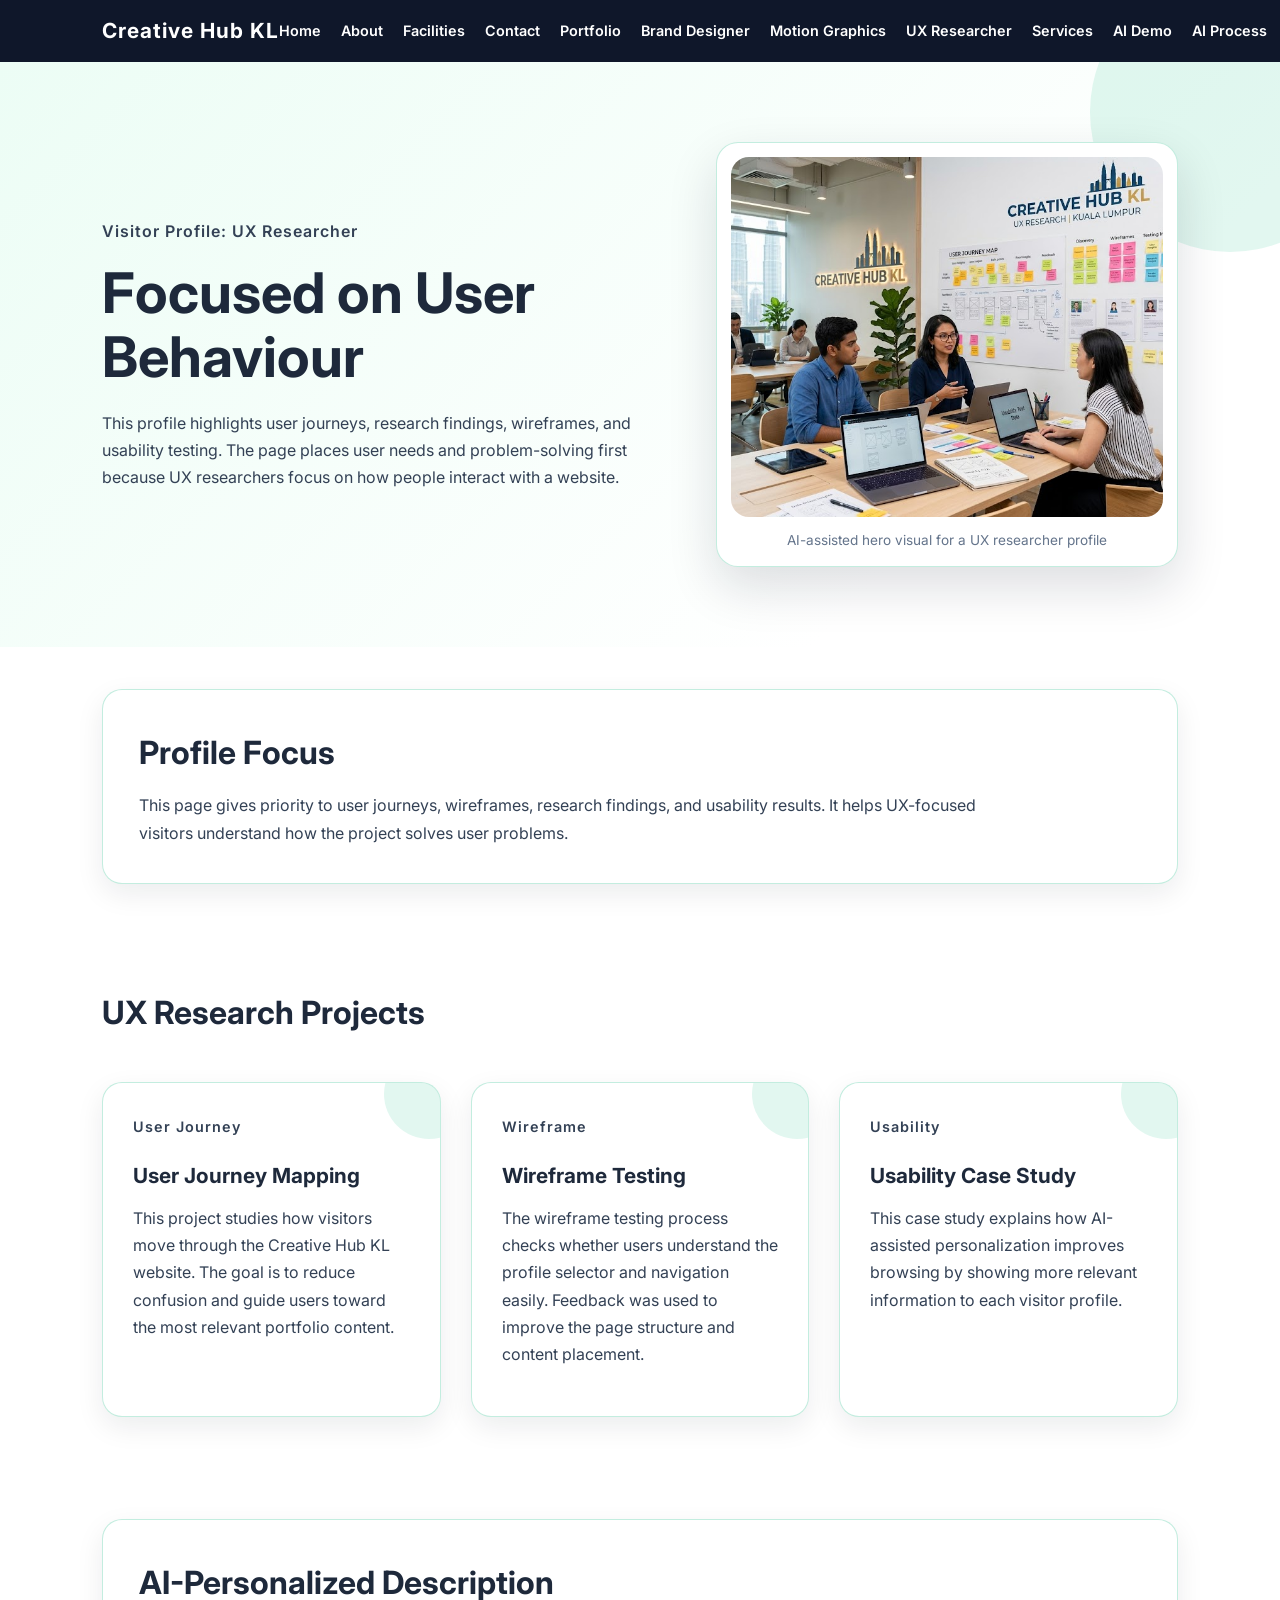
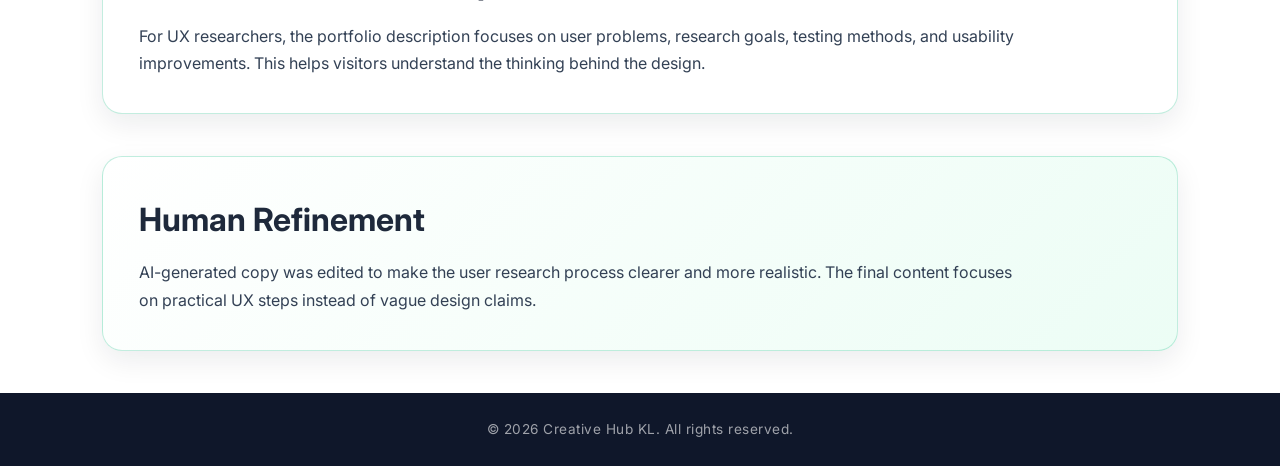
<file: ux-researcher.html>
<!DOCTYPE html>
<html lang="en">
<head>
  <meta charset="UTF-8">
  <meta name="viewport" content="width=device-width, initial-scale=1.0">
  <title>UX Researcher Profile | Creative Hub KL</title>
  <link rel="stylesheet" href="style.css">

  <link rel="preconnect" href="https://fonts.googleapis.com">
  <link href="https://fonts.googleapis.com/css2?family=Inter:wght@300;400;500;600;700&display=swap" rel="stylesheet">
</head>

<body class="s2-page s2-ux-theme">

<header class="ch-header">
  <nav class="ch-navbar">
    <h1 class="ch-logo">Creative Hub KL</h1>

    <ul class="ch-nav-links">
      <li><a href="index.html">Home</a></li>
      <li><a href="about.html">About</a></li>
      <li><a href="facilities.html">Facilities</a></li>
      <li><a href="contact.html">Contact</a></li>
      <li><a href="portfolio.html">Portfolio</a></li>
      <li><a href="brand-designer.html">Brand Designer</a></li>
      <li><a href="motion-graphics.html">Motion Graphics</a></li>
      <li><a href="ux-researcher.html">UX Researcher</a></li>
      <li><a href="services.html">Services</a></li>
      <li><a href="ai-personalization.html">AI Demo</a></li>
      <li><a href="ai-asset-process.html">AI Process</a></li>
      <li><a href="accessibility-ethics.html">Accessibility</a></li>
    </ul>
  </nav>
</header>

<main>
  <section class="s2-hero">
    <div class="s2-hero-text">
      <p class="s2-label">Visitor Profile: UX Researcher</p>
      <h2>Focused on User Behaviour</h2>
      <p>
        This profile highlights user journeys, research findings, wireframes, and usability testing. The page places user needs and problem-solving first because UX researchers focus on how people interact with a website.
      </p>
    </div>

    <figure class="s2-hero-image">
      <img src="img/hero-ux.jfif" alt="UX research workspace with wireframes, sticky notes, and user journey maps">
      <figcaption>AI-assisted hero visual for a UX researcher profile</figcaption>
    </figure>
  </section>

  <section class="s2-profile-summary">
    <h2>Profile Focus</h2>
    <p>
      This page gives priority to user journeys, wireframes, research findings, and usability results. It helps UX-focused visitors understand how the project solves user problems.
    </p>
  </section>

  <section class="s2-project-grid" aria-labelledby="ux-projects">
    <h2 id="ux-projects">UX Research Projects</h2>

    <article class="s2-project-card">
      <p class="s2-label">User Journey</p>
      <h3>User Journey Mapping</h3>
      <p>
        This project studies how visitors move through the Creative Hub KL website. The goal is to reduce confusion and guide users toward the most relevant portfolio content.
      </p>
    </article>

    <article class="s2-project-card">
      <p class="s2-label">Wireframe</p>
      <h3>Wireframe Testing</h3>
      <p>
        The wireframe testing process checks whether users understand the profile selector and navigation easily. Feedback was used to improve the page structure and content placement.
      </p>
    </article>

    <article class="s2-project-card">
      <p class="s2-label">Usability</p>
      <h3>Usability Case Study</h3>
      <p>
        This case study explains how AI-assisted personalization improves browsing by showing more relevant information to each visitor profile.
      </p>
    </article>
  </section>

  <section class="s2-detail-section">
    <h2>AI-Personalized Description</h2>
    <p>
      For UX researchers, the portfolio description focuses on user problems, research goals, testing methods, and usability improvements. This helps visitors understand the thinking behind the design.
    </p>
  </section>

  <aside class="s2-note-box">
    <h2>Human Refinement</h2>
    <p>
      AI-generated copy was edited to make the user research process clearer and more realistic. The final content focuses on practical UX steps instead of vague design claims.
    </p>
  </aside>
</main>

<footer>
  <p>&copy; 2026 Creative Hub KL. All rights reserved.</p>
</footer>

</body>
</html>
</file>
<file: style.css>
/* Shared navbar for all pages */

/* Shared navbar for all pages */

.ch-header {
  width: 100%;
  background: #0f172a;
  padding: 18px 8%;
  margin: 0;
  position: sticky;
  top: 0;
  z-index: 1000;
  display: flex;
  align-items: center;
  justify-content: space-between;
  box-sizing: border-box;
  line-height: normal;
  font-size: 16px;
}

.ch-navbar {
  display: contents;
}

.ch-logo {
  color: #ffffff;
  font-family: 'Inter', sans-serif;
  font-size: 1.3rem;
  font-weight: 700;
  line-height: 1.25;
  letter-spacing: 1px;
  margin: 0;
  padding: 0;
  white-space: nowrap;
  flex-shrink: 0;
}

.ch-nav-links {
  display: flex;
  flex-wrap: nowrap;
  align-items: center;
  gap: 20px;
  list-style: none;
  margin: 0;
  padding: 0;
  line-height: 1;
}

.ch-nav-links li {
  margin: 0;
  padding: 0;
}

.ch-nav-links a {
  color: #ffffff;
  font-family: 'Inter', sans-serif;
  font-size: 0.9rem;
  font-weight: 600;
  line-height: 1;
  text-decoration: none;
  white-space: nowrap;
  transition: color 0.3s ease;
  display: block;
}

.ch-nav-links a:hover,
.ch-nav-links a.active {
  color: #7c3aed;
}

.navbar, .logo, .nav-links {
  all: unset;
}

@media (max-width: 1100px) {
  .ch-header {
    flex-wrap: wrap;
    gap: 14px;
  }

  .ch-nav-links {
    flex-wrap: wrap;
    gap: 14px;
  }
}

@media (max-width: 600px) {
  .ch-nav-links {
    gap: 10px;
  }

  .ch-nav-links a {
    font-size: 0.75rem;
  }
}

html {
  overflow-y: scroll;
}

/* Student 1 CSS */

/*css/style.css*/
:root {
  --dark: #0f172a;
  --white: #ffffff;
  --grey: #f1f5f9;
  --accent: #7c3aed;      
  --accent-light: #f5f3ff;
  --text: #1e293b;
  --text-muted: #64748b;  
}

*{
  margin:0;
  padding:0;
  box-sizing:border-box;
}

body{
  font-family:'Inter' , sans-serif;
  background:var(--white);
  color:var(--text);
  min-height: 100vh;
  display: flex;
  flex-direction: column;
}

/*Navbar*/

.logo{
  color:var(--white);
  font-size:1.3rem;
  font-weight:700;
  letter-spacing: 1px;
}

.nav-links{
  display:flex;
  gap:30px;
  list-style:none;
}

.nav-links a{
  color:var(--white);
  text-decoration:none;
  font-weight:500;
  transition: color 0.3s;
}

.nav-links a.active,
.nav-links a:hover{
  color:var(--accent);
}

/*Hero*/
.hero{
  display:grid;
  grid-template-columns:1fr 1fr;
  align-items:center;
  gap:50px;
  padding:80px 8%;
}

.hero-text h1{
  font-size:3.5rem;
  margin:20px 0;
}

.hero-text p{
  line-height:1.8;
}

.small-text{
  color:var(--accent);
  font-weight:600;
}

.hero-image img{
  width:100%;
  border-radius:20px;
}

.hero-buttons{
  margin-top:30px;
  display:flex;
  gap:20px;
}

.primary-btn,
.secondary-btn{
  padding:14px 28px;
  border-radius:10px;
  text-decoration:none;
  font-weight:600;
}

.primary-btn{
  background:var(--accent);
  color:white;
}

.secondary-btn{
  border:2px solid var(--accent);
  color:var(--accent);
}

/*Profile*/
.profiles{
  padding:80px 8%;
  background:var(--grey);
  text-align:center;
}

.section-title h2{
  font-size:2.2rem;
}

.profile-buttons{
  margin-top:30px;
  display:flex;
  justify-content:center;
  gap:20px;
  flex-wrap:wrap;
}

.profile-buttons button{
  padding:14px 22px;
  border:none;
  background:var(--dark);
  color:white;
  border-radius:10px;
  cursor:pointer;
}

.profile-display{
  margin-top:40px;
  background:white;
  padding:40px;
  border-radius:20px;
}

/*Features*/
.features{
  display:grid;
  grid-template-columns:repeat(auto-fit,minmax(250px,1fr));
  gap:30px;
  padding:80px 8%;
}

.feature-card{
  background:var(--grey);
  padding:30px;
  border-radius:20px;
}

.feature-card h3{
  margin-bottom:15px;
}

/*Page Banner*/
.page-banner{
  padding:80px 8%;
  background:var(--dark);
  color:white;
  text-align:center;
}

.page-banner h1{
  font-size:3rem;
}

/* About */
.content-section{
  padding:80px 8%;
}

.about-grid{
  display:grid;
  grid-template-columns:1fr 1fr;
  gap:40px;
  align-items:center;
}

.about-grid img{
  width:100%;
  border-radius:20px;
}

/*Facilities*/
.facility-container{
  display:grid;
  grid-template-columns:repeat(auto-fit,minmax(250px,1fr));
  gap:30px;
  padding:80px 8%;
}

.facility-card{
  background:var(--grey);
  border-radius:20px;
  overflow:hidden;
}

.facility-card img{
  width:100%;
  height:220px;
  object-fit:cover;
}

.facility-card h3,
.facility-card p{
  padding:20px;
}

/*Contact Page*/
.contact-container {
  max-width: 1200px;
  margin: auto;
  padding: 60px 8%;
  display: grid;
  grid-template-columns: 1fr 1.2fr; 
  gap: 60px;
  align-items: start;
  flex: 1;
}

.contact-info h2 {
  font-size: 2.5rem;
  font-weight: 700;
  margin-bottom: 15px;
  color: var(--dark);
}

.contact-info .subtitle {
  color: var(--text-muted);
  line-height: 1.6;
  margin-bottom: 40px;
}

.info-box {
  display: flex;
  flex-direction: column;
  gap: 25px;
  margin-bottom: 40px;
}

.info-item {
  display: flex;
  align-items: center;
  gap: 20px;
}

.info-item i {
  font-size: 1.2rem;
  color: var(--accent);
  background: var(--accent-light);
  width: 48px;
  height: 48px;
  display: flex;
  align-items: center;
  justify-content: center;
  border-radius: 50%;
}

.info-item span {
  display: block;
  font-size: 0.75rem;
  text-transform: uppercase;
  letter-spacing: 1px;
  color: var(--text-muted);
  margin-bottom: 2px;
}

.info-item p {
  font-weight: 600;
  color: var(--dark);
}

.social-links {
  display: flex;
  gap: 15px;
}

.social-links a {
  color: var(--text-muted);
  font-size: 1.1rem;
  width: 42px;
  height: 42px;
  border: 1px solid var(--grey);
  border-radius: 50%;
  display: flex;
  align-items: center;
  justify-content: center;
  text-decoration: none;
  transition: all 0.3s ease;
}

.social-links a:hover {
  background-color: var(--accent);
  color: var(--white);
  border-color: var(--accent);
  transform: translateY(-3px);
}

.contact-form-container {
  background: var(--white); 
  padding: 45px;
  border-radius: 20px; 
  box-shadow: 0 10px 30px rgba(15, 23, 42, 0.05); 
  border: 1px solid var(--grey);
  transition: all 0.3s ease;
}

.contact-form-container:focus-within {
  border-color: var(--accent);
  box-shadow: 0 15px 35px rgba(124, 58, 237, 0.1);
}

.form-group {
  margin-bottom: 30px;
}

.contact-form label {
  display: block;
  font-size: 0.85rem;
  font-weight: 600;
  margin-bottom: 8px;
  color: var(--dark);
  letter-spacing: 0.5px;
}

.contact-form input,
.contact-form textarea {
  width: 100%;
  padding: 10px 0;
  background: transparent;
  border: none;
  border-bottom: 2px solid var(--grey);
  font-size: 1rem;
  color: var(--text);
  outline: none;
  transition: all 0.3s ease;
}

.contact-form textarea {
  height: 120px;
  resize: none;
}

.contact-form input:focus,
.contact-form textarea:focus {
  border-bottom-color: var(--accent);
}

.contact-form button {
  background-color: var(--accent);
  color: var(--white);
  border: none;
  padding: 14px 30px;
  font-size: 1rem;
  font-weight: 600;
  border-radius: 10px;
  cursor: pointer;
  display: flex;
  align-items: center;
  gap: 10px;
  transition: all 0.3s ease;
  margin-top: 10px;
}

.contact-form button:hover {
  background-color: var(--dark);
  transform: translateY(-2px);
  box-shadow: 0 5px 15px rgba(15, 23, 42, 0.2);
}

/*Footer*/

footer {
  background: var(--dark);
  color: var(--white);
  text-align: center;
  padding: 25px;
  margin-top: auto; 
}

footer p {
  color: rgba(255, 255, 255, 0.6); 
  font-size: 0.85rem;
  letter-spacing: 0.5px;
}

/*Responsive*/
@media(max-width:900px){
  .hero,
  .about-grid,
  .contact-container {
    grid-template-columns: 1fr;
    gap: 40px;
    padding: 40px 5%;
  }

  .hero-text h1{
    font-size:2.5rem;
  }

  .navbar{
    flex-direction:column;
    gap:20px;
  }

  .contact-form-container {
    padding: 30px;
  }
}

/* Student 2 CSS */

body.s2-page {
  --s2-bg-color: #0f172a;
  --s2-card-color: rgba(255, 255, 255, 0.92);
  --s2-text-color: #1e293b;
  --s2-light-text: #ffffff;
  --s2-muted-text: #64748b;
  --s2-accent-color: #7c3aed;
  --s2-section-color: #f5f3ff;
  --s2-border-color: rgba(124, 58, 237, 0.22);
  --s2-shadow: 0 20px 50px rgba(15, 23, 42, 0.14);
  --s2-soft-shadow: 0 10px 28px rgba(15, 23, 42, 0.08);

  font-family: 'Inter', sans-serif;
  background: #ffffff;
  color: var(--s2-text-color);
  line-height: 1.7;
  min-height: 100vh;
  display: flex;
  flex-direction: column;
}

body.s2-page.s2-brand-theme,
body.s2-page.s2-profile-brand {
  --s2-accent-color: #f59e0b;
  --s2-section-color: #fff7ed;
  --s2-border-color: rgba(245, 158, 11, 0.25);
}

body.s2-page.s2-motion-theme,
body.s2-page.s2-profile-motion {
  --s2-accent-color: #7c3aed;
  --s2-section-color: #f5f3ff;
  --s2-border-color: rgba(124, 58, 237, 0.25);
}

body.s2-page.s2-ux-theme,
body.s2-page.s2-profile-ux {
  --s2-accent-color: #10b981;
  --s2-section-color: #ecfdf5;
  --s2-border-color: rgba(16, 185, 129, 0.25);
}

.s2-page * {
  box-sizing: border-box;
}

.s2-page main {
  width: 100%;
  flex: 1;
}


/* HERO SECTION */

.s2-hero {
  display: grid;
  grid-template-columns: 1.1fr 0.9fr;
  align-items: center;
  gap: 50px;
  padding: 80px 8%;
  background: linear-gradient(135deg, var(--s2-section-color), #ffffff 75%);
  position: relative;
  overflow: hidden;
}

.s2-hero::before {
  content: "";
  position: absolute;
  width: 280px;
  height: 280px;
  right: -90px;
  top: -90px;
  background-color: var(--s2-accent-color);
  opacity: 0.12;
  border-radius: 50%;
}

.s2-hero-text,
.s2-hero-image {
  position: relative;
  z-index: 1;
}

.s2-label {
  display: inline-block;
  color: var(--s2-accent-color);
  font-weight: 600;
  margin-bottom: 16px;
  letter-spacing: 1px;
  font-size: 0.9rem;
}

.s2-hero-text h2 {
  font-size: 3.5rem;
  line-height: 1.15;
  margin-bottom: 20px;
  color: #1e293b;
}

.s2-hero-text p {
  font-size: 1rem;
  max-width: 700px;
  color: #334155;
}

.s2-hero-image {
  background: #ffffff;
  padding: 14px;
  border-radius: 22px;
  box-shadow: var(--s2-shadow);
  border: 1px solid var(--s2-border-color);
}

.s2-hero-image img {
  width: 100%;
  height: 360px;
  object-fit: cover;
  display: block;
  border-radius: 18px;
}

.s2-hero-image figcaption {
  margin-top: 12px;
  font-size: 0.85rem;
  color: var(--s2-muted-text);
  text-align: center;
}


/* CONTENT SECTIONS */

.s2-profile-selector,
.s2-personalized-content,
.s2-profile-summary,
.s2-detail-section,
.s2-note-box {
  margin: 42px 8%;
  padding: 36px;
  background: #ffffff;
  border: 1px solid var(--s2-border-color);
  border-radius: 20px;
  box-shadow: var(--s2-soft-shadow);
}

.s2-profile-selector h2,
.s2-personalized-content h2,
.s2-profile-summary h2,
.s2-detail-section h2,
.s2-note-box h2,
.s2-project-grid h2 {
  margin-bottom: 12px;
  font-size: 2rem;
  color: #1e293b;
}

.s2-profile-selector p,
.s2-personalized-content p,
.s2-profile-summary p,
.s2-detail-section p,
.s2-note-box p {
  color: #334155;
  max-width: 880px;
}


/* BUTTONS */

.s2-button-group {
  display: flex;
  flex-wrap: wrap;
  gap: 14px;
  margin-top: 24px;
}

.s2-button-group button {
  background: var(--s2-accent-color);
  color: #ffffff;
  border: none;
  padding: 14px 22px;
  border-radius: 10px;
  cursor: pointer;
  font-weight: 600;
  font-family: 'Inter', sans-serif;
  transition: 0.3s ease;
}

.s2-button-group button:hover {
  background: #0f172a;
  transform: translateY(-2px);
}


/* PROJECT CARDS */

.s2-project-grid {
  padding: 60px 8%;
  display: grid;
  grid-template-columns: repeat(3, 1fr);
  gap: 30px;
}

.s2-project-grid h2 {
  grid-column: 1 / -1;
}

.s2-project-card {
  position: relative;
  background: #ffffff;
  border: 1px solid var(--s2-border-color);
  border-radius: 20px;
  padding: 30px;
  box-shadow: var(--s2-soft-shadow);
  overflow: hidden;
  transition: 0.3s ease;
}

.s2-project-card::before {
  content: "";
  position: absolute;
  width: 90px;
  height: 90px;
  top: -34px;
  right: -34px;
  background-color: var(--s2-accent-color);
  opacity: 0.12;
  border-radius: 50%;
}

.s2-project-card:hover {
  transform: translateY(-6px);
  box-shadow: var(--s2-shadow);
}

.s2-project-card h3 {
  margin-bottom: 12px;
  font-size: 1.3rem;
  color: #1e293b;
}

.s2-project-card p {
  color: #334155;
  margin-bottom: 18px;
}

.s2-project-card a {
  display: inline-block;
  color: var(--s2-accent-color);
  font-weight: 600;
  text-decoration: none;
}

.s2-project-card a:hover {
  text-decoration: underline;
}


/* NOTE BOX */

.s2-note-box {
  background: linear-gradient(135deg, #ffffff, var(--s2-section-color));
}


/* FOOTER */

body.s2-page footer {
  background: #0f172a;
  color: #ffffff;
  text-align: center;
  padding: 25px;
  margin-top: auto;
}

body.s2-page footer p {
  color: rgba(255, 255, 255, 0.6);
  font-size: 0.85rem;
  letter-spacing: 0.5px;
}


/* RESPONSIVE */

@media (max-width: 900px) {
  .s2-hero {
    grid-template-columns: 1fr;
    padding: 60px 8%;
  }

  .s2-hero-text h2 {
    font-size: 2.5rem;
  }

  .s2-hero-image img {
    height: 280px;
  }

  .s2-project-grid {
    grid-template-columns: 1fr;
  }
}

@media (max-width: 560px) {
  .s2-hero {
    padding: 50px 6%;
  }

  .s2-profile-selector,
  .s2-personalized-content,
  .s2-profile-summary,
  .s2-detail-section,
  .s2-note-box {
    margin: 32px 6%;
    padding: 24px;
  }

  .s2-project-grid {
    padding: 40px 6%;
  }
}

/* Student 3 CSS */
</file>
